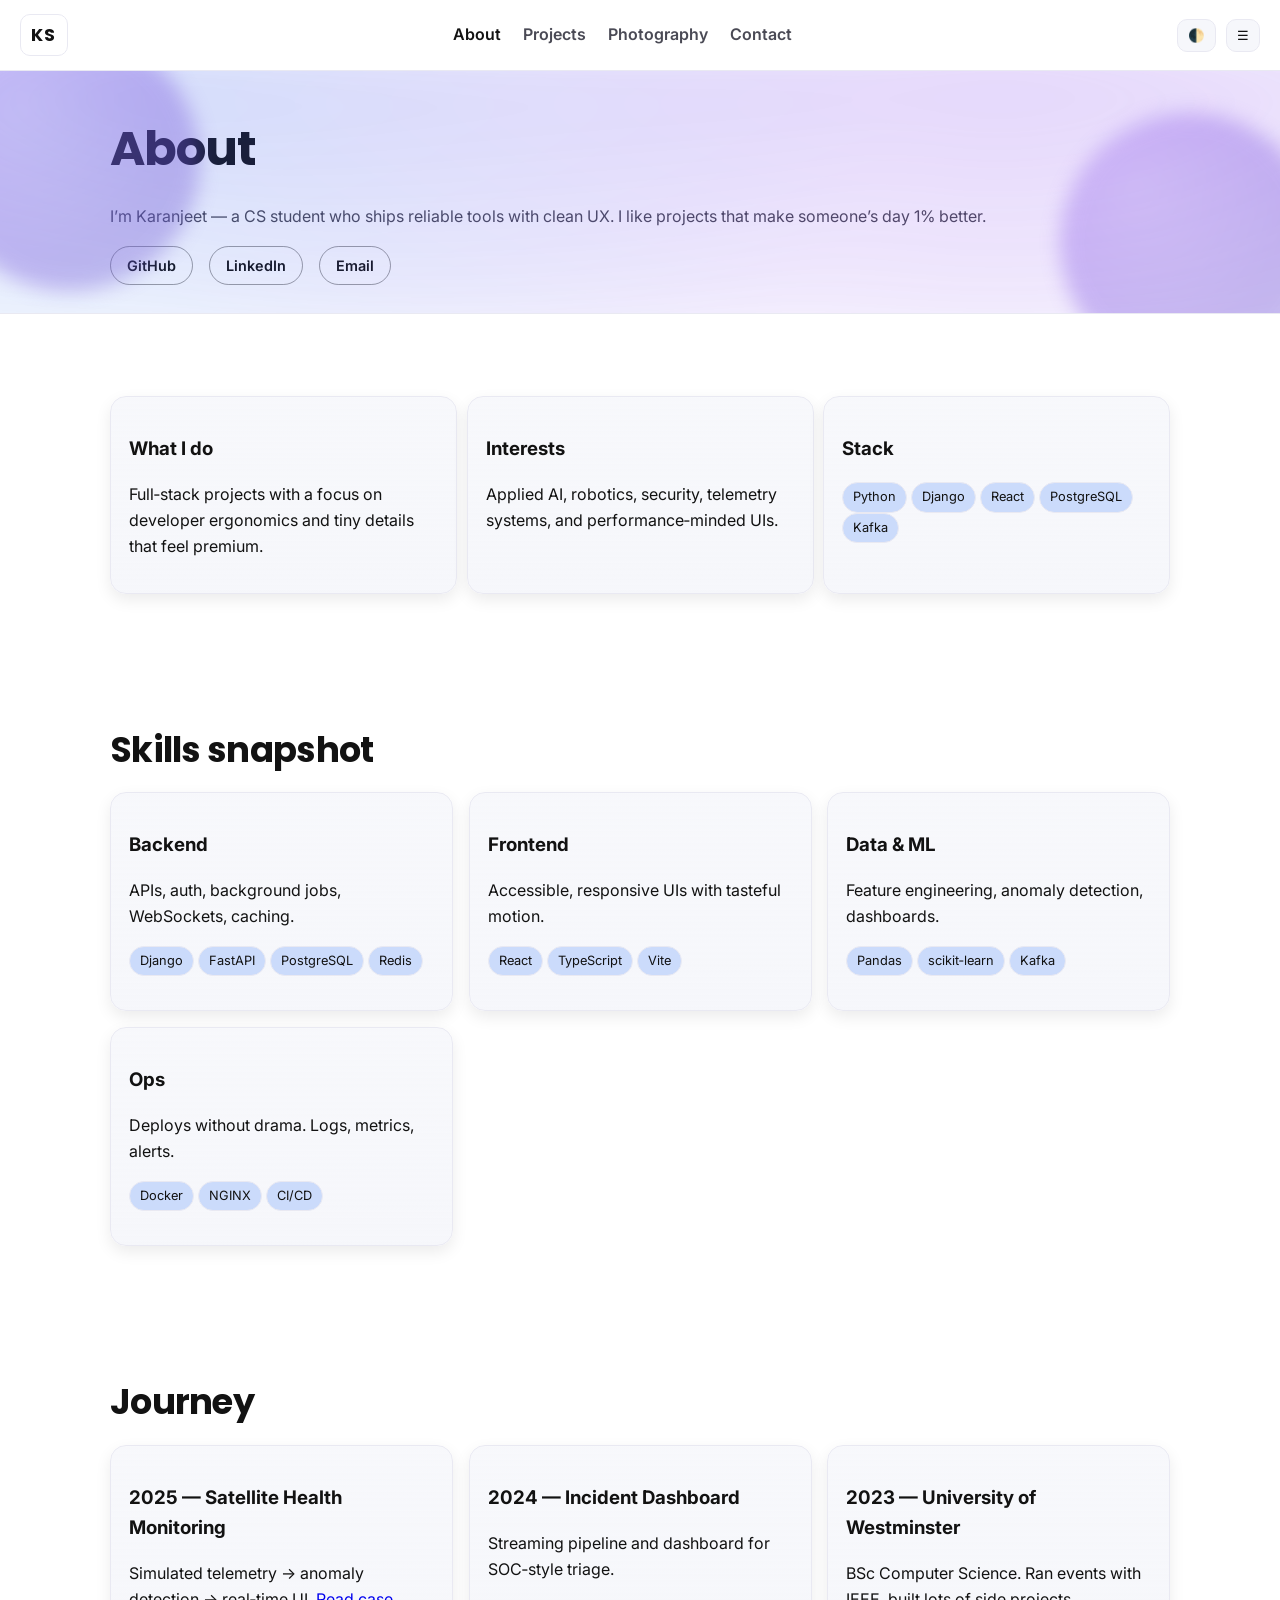
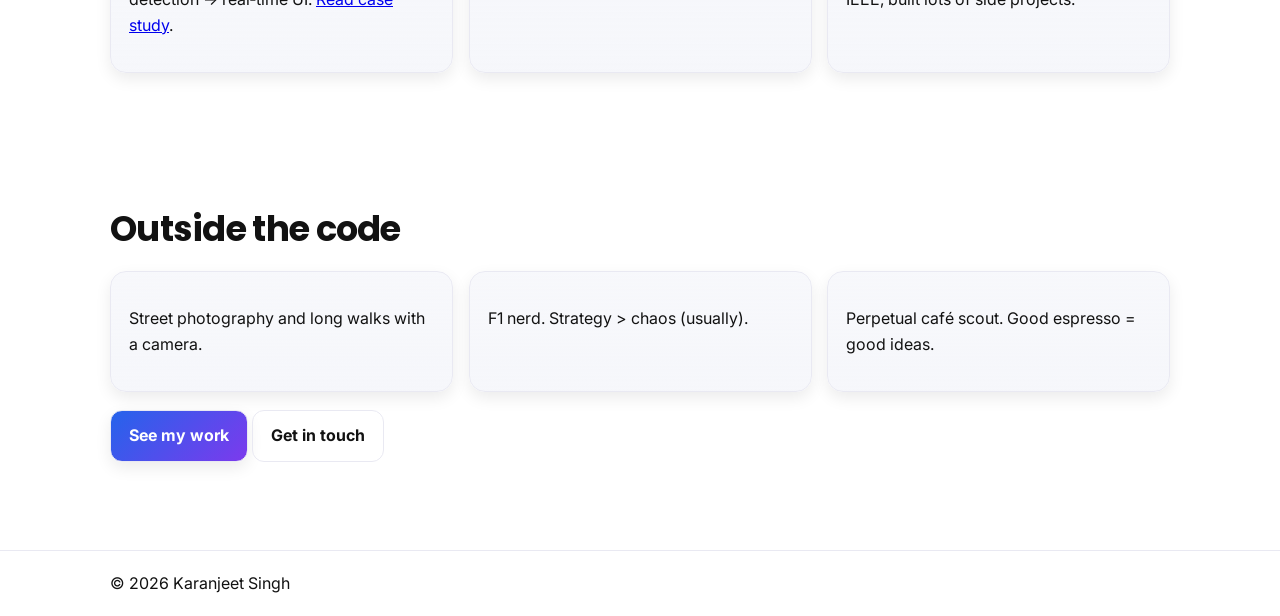
<file: karans-web/about.html>
<!DOCTYPE html>
<html lang="en" data-theme="dark">
<head>
  <meta charset="utf-8" />
  <meta name="viewport" content="width=device-width,initial-scale=1" />
  <title>About — Karanjeet Singh</title>
  <meta name="description" content="About Karanjeet Singh — Computer Science student & aspiring Software Engineer focusing on clean UX, practical tooling, and ML‑tinged projects." />


    <!-- Favicon -->
    <link rel="icon" href="/favicon.ico" sizes="any">
    <link rel="icon" type="image/png" href="images/og-cover.jpg">
    <link rel="apple-touch-icon" href="images/og-cover.jpg">
    <meta name="theme-color" content="#0b0b0e">
    <!-- SEO & Social Sharing -->
    <link rel="canonical" href="https://www.karanjeet-singh.co.uk/">
    <meta property="og:type" content="website">
    <meta property="og:title" content="Karan">
    <meta property="og:description" content="Welcome to my personal website! I'm Karanjeet Singh, a Computer Science student and aspiring Software Engineer. Explore my projects, photography, and get in touch.">
    <meta property="og:image" content="images/og-cover.jpg">
    <meta name="twitter:card" content="summary_large_image">
    <meta name="twitter:image" content="images/og-cover.jpg">

  <!-- JSON-LD: Person -->
  <script type="application/ld+json">
    {
        "@context":"https://schema.org",
        "@type":"Person",
        "name":"Karanjeet Singh",
        "url":"https://https://www.karanjeet-singh.co.uk/index.html/",
        "sameAs":[
            "https://github.com/Karan-Singh16",
            "https://www.linkedin.com/in/karanjeet-singh-kingh16/"
        ]
    }
  </script>

  <link rel="stylesheet" href="styles.css" />
  <link rel="preconnect" href="https://fonts.googleapis.com">
  <link rel="preconnect" href="https://fonts.gstatic.com" crossorigin>
  <link href="https://fonts.googleapis.com/css2?family=Poppins:wght@300;600;700&family=Inter:wght@400;600&display=swap" rel="stylesheet">
</head>
<body>
<a class="skip-link" href="#content">Skip to content</a>

<header class="site-header">
  <a href="index.html" class="logo">KS</a>
  <nav class="nav" id="nav">
    <a class="magnetic" href="about.html">About</a>
    <a class="magnetic" href="projects.html">Projects</a>
    <a class="magnetic" href="photos.html">Photography</a>
    <a class="magnetic" href="contact.html">Contact</a>
  </nav>
  <div class="header-actions">
    <button class="btn-ico" id="themeToggle" aria-label="Toggle theme">🌓</button>
    <button class="btn-ico" id="menuToggle" aria-label="Menu">☰</button>
  </div>
</header>

<main id="content">

  <!-- Hero -->
  <section class="hero">
    <div class="container reveal">
      <h1>About</h1>
      <p class="lede">I’m Karanjeet — a CS student who ships reliable tools with clean UX. I like projects that make someone’s day 1% better.</p>

      <div class="social-links">
        <a href="https://github.com/Karan-Singh16" target="_blank" rel="noopener">GitHub</a>
        <a href="https://www.linkedin.com/in/karanjeet-singh-kingh16/" target="_blank" rel="noopener">LinkedIn</a>
        <a href="mailto:karanjeet1612@outlook.com">Email</a>
      </div>
    </div>
    <div class="mesh parallax" aria-hidden="true"></div>
    <div class="orb orb-1 parallax" aria-hidden="true"></div>
    <div class="orb orb-2 parallax" aria-hidden="true"></div>
  </section>

  <!-- Quick highlights -->
  <section class="section">
    <div class="container">
      <ul class="highlights reveal">
        <li class="card">
          <h3>What I do</h3>
          <p>Full‑stack projects with a focus on developer ergonomics and tiny details that feel premium.</p>
        </li>
        <li class="card">
          <h3>Interests</h3>
          <p>Applied AI, robotics, security, telemetry systems, and performance‑minded UIs.</p>
        </li>
        <li class="card">
          <h3>Stack</h3>
          <p><span class="pill">Python</span> <span class="pill">Django</span> <span class="pill">React</span> <span class="pill">PostgreSQL</span> <span class="pill">Kafka</span></p>
        </li>
      </ul>
    </div>
  </section>

  <!-- Skills grid -->
  <section class="section">
    <div class="container">
      <h2 class="reveal">Skills snapshot</h2>
      <div class="grid cards reveal">
        <div class="card">
          <h3>Backend</h3>
          <p>APIs, auth, background jobs, WebSockets, caching.</p>
          <p><span class="pill">Django</span> <span class="pill">FastAPI</span> <span class="pill">PostgreSQL</span> <span class="pill">Redis</span></p>
        </div>
        <div class="card">
          <h3>Frontend</h3>
          <p>Accessible, responsive UIs with tasteful motion.</p>
          <p><span class="pill">React</span> <span class="pill">TypeScript</span> <span class="pill">Vite</span></p>
        </div>
        <div class="card">
          <h3>Data & ML</h3>
          <p>Feature engineering, anomaly detection, dashboards.</p>
          <p><span class="pill">Pandas</span> <span class="pill">scikit‑learn</span> <span class="pill">Kafka</span></p>
        </div>
        <div class="card">
          <h3>Ops</h3>
          <p>Deploys without drama. Logs, metrics, alerts.</p>
          <p><span class="pill">Docker</span> <span class="pill">NGINX</span> <span class="pill">CI/CD</span></p>
        </div>
      </div>
    </div>
  </section>

  <!-- Timeline -->
  <section class="section">
    <div class="container">
      <h2 class="reveal">Journey</h2>
      <div class="grid cards reveal">
        <div class="card">
          <h3>2025 — Satellite Health Monitoring</h3>
          <p>Simulated telemetry → anomaly detection → real‑time UI. <a href="case-study.html">Read case study</a>.</p>
        </div>
        <div class="card">
          <h3>2024 — Incident Dashboard</h3>
          <p>Streaming pipeline and dashboard for SOC‑style triage.</p>
        </div>
        <div class="card">
          <h3>2023 — University of Westminster</h3>
          <p>BSc Computer Science. Ran events with IEEE, built lots of side projects.</p>
        </div>
      </div>
    </div>
  </section>

  <!-- Fun facts -->
  <section class="section">
    <div class="container">
      <h2 class="reveal">Outside the code</h2>
      <div class="grid cards reveal">
        <div class="card"><p>Street photography and long walks with a camera.</p></div>
        <div class="card"><p>F1 nerd. Strategy > chaos (usually).</p></div>
        <div class="card"><p>Perpetual café scout. Good espresso = good ideas.</p></div>
      </div>
      <p class="reveal" style="margin-top:18px">
        <a class="btn primary pulse" href="projects.html">See my work</a>
        <a class="btn ghost" href="contact.html">Get in touch</a>
      </p>
    </div>
  </section>

</main>

<footer class="site-footer">
  <div class="footer-inner">
    <span>© <span id="year"></span> Karanjeet Singh</span>
    <a href="#top" class="btn back-to-top">↑ Top</a>
  </div>
</footer>

<script src="script.js"></script>
</body>
</html>
</file>
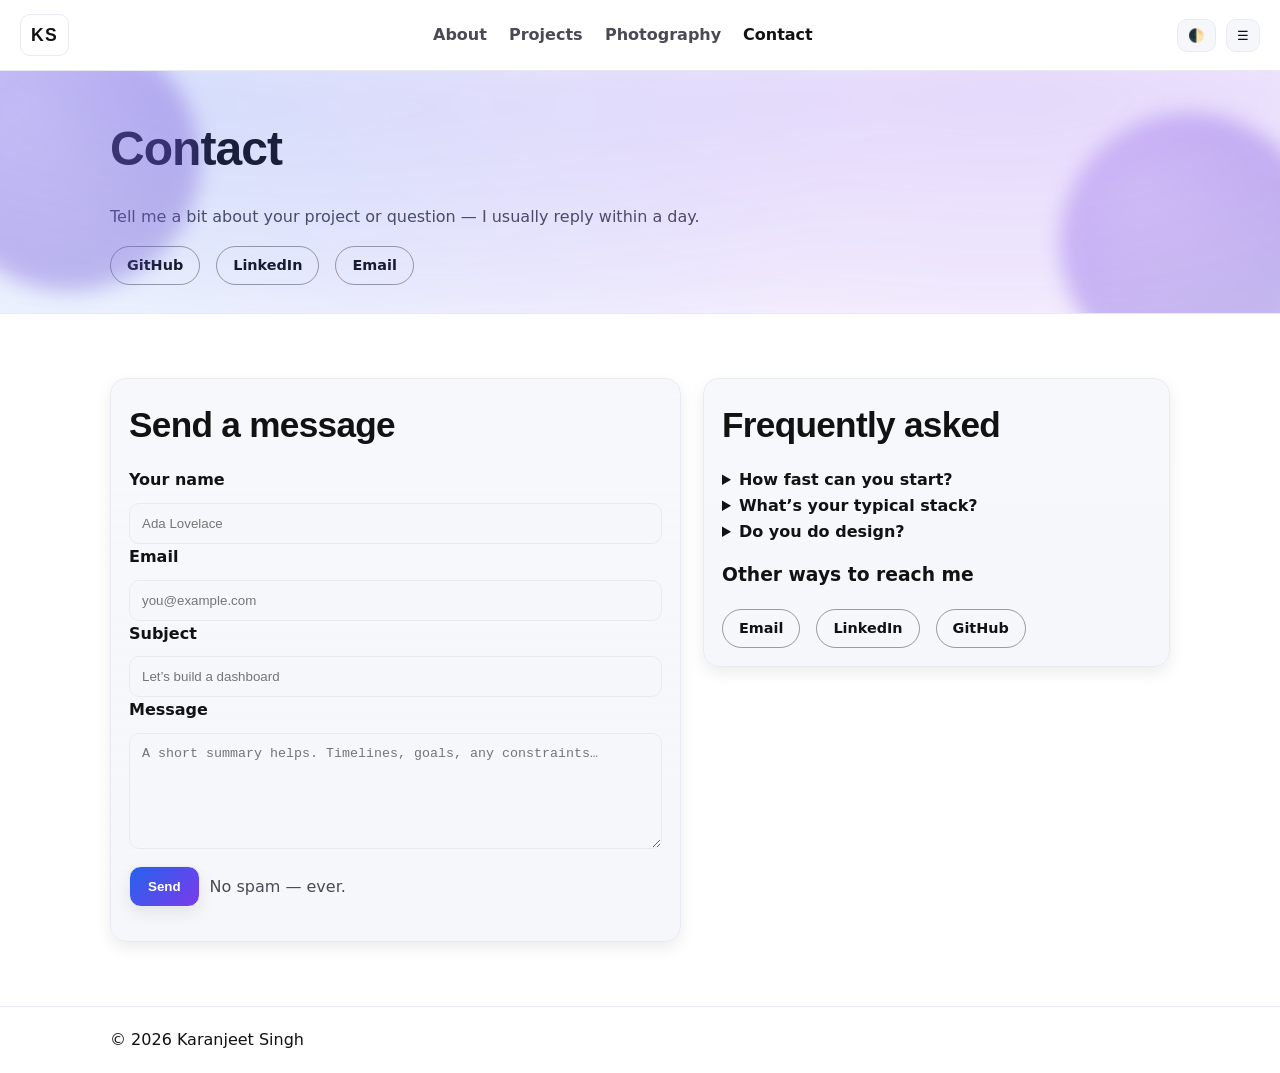
<file: karans-web/contact.html>
<!DOCTYPE html>
<html lang="en" data-theme="dark">
<head>
  <meta charset="utf-8" />
  <meta name="viewport" content="width=device-width,initial-scale=1" />
  <title>Contact — Karanjeet Singh</title>
  <meta name="description" content="Contact Karanjeet Singh. I reply quickly and don’t waste your time." />


    <!-- Favicon -->
    <link rel="icon" href="/favicon.ico" sizes="any">
    <link rel="icon" type="image/png" href="images/og-cover.jpg">
    <link rel="apple-touch-icon" href="images/og-cover.jpg">
    <meta name="theme-color" content="#0b0b0e">
    <!-- SEO & Social Sharing -->
    <link rel="canonical" href="https://www.karanjeet-singh.co.uk/">
    <meta property="og:type" content="website">
    <meta property="og:title" content="Karan">
    <meta property="og:description" content="Welcome to my personal website! I'm Karanjeet Singh, a Computer Science student and aspiring Software Engineer. Explore my projects, photography, and get in touch.">
    <meta property="og:image" content="images/og-cover.jpg">
    <meta name="twitter:card" content="summary_large_image">
    <meta name="twitter:image" content="images/og-cover.jpg">

  <link rel="stylesheet" href="styles.css" />
</head>
<body>
<a class="skip-link" href="#content">Skip to content</a>

<header class="site-header">
  <a href="index.html" class="logo">KS</a>
  <nav class="nav" id="nav">
    <a class="magnetic" href="about.html">About</a>
    <a class="magnetic" href="projects.html">Projects</a>
    <a class="magnetic" href="photos.html">Photography</a>
    <a class="magnetic" href="contact.html">Contact</a>
  </nav>
  <div class="header-actions">
    <button class="btn-ico" id="themeToggle" aria-label="Toggle theme">🌓</button>
    <button class="btn-ico" id="menuToggle" aria-label="Menu">☰</button>
  </div>
</header>

<main id="content">
  <!-- Hero -->
  <section class="hero">
    <div class="container reveal">
      <h1>Contact</h1>
      <p class="lede">Tell me a bit about your project or question — I usually reply within a day.</p>
      <div class="social-links">
        <a href="https://github.com/Karan-Singh16" target="_blank" rel="noopener">GitHub</a>
        <a href="https://www.linkedin.com/in/karanjeet-singh-kingh16/" target="_blank" rel="noopener">LinkedIn</a>
        <a href="mailto:karanjeet1612@gmail.com">Email</a>
      </div>
    </div>
    <div class="mesh parallax" aria-hidden="true"></div>
    <div class="orb orb-1 parallax" aria-hidden="true"></div>
    <div class="orb orb-2 parallax" aria-hidden="true"></div>
  </section>

  <!-- Contact form -->
  <section class="section">
    <div class="container contact-inner">
      <form class="card reveal" id="contactForm" method="POST" action="https://formspree.io/f/YOUR-FORM-ID">
        <!-- If using Netlify instead, comment the action above and uncomment the line below -->
        <!-- <form class="card reveal" id="contactForm" method="POST" data-netlify="true" netlify-honeypot="bot-field" name="contact"> -->
        <h2 style="margin-top:0">Send a message</h2>

        <!-- honeypot (for Formspree too) -->
        <input type="text" name="bot-field" id="bot-field" style="display:none" tabindex="-1" autocomplete="off" />

        <label for="name">Your name</label>
        <input id="name" name="name" autocomplete="name" required placeholder="Ada Lovelace" />

        <label for="email">Email</label>
        <input id="email" name="email" type="email" autocomplete="email" required placeholder="you@example.com" />

        <label for="subject">Subject</label>
        <input id="subject" name="subject" placeholder="Let’s build a dashboard" />

        <label for="message">Message</label>
        <textarea id="message" name="message" rows="6" required placeholder="A short summary helps. Timelines, goals, any constraints…"></textarea>

        <div style="display:flex;gap:10px;align-items:center;margin-top:10px">
          <button class="btn primary pulse" type="submit">Send</button>
          <span class="caption" id="formNote">No spam — ever.</span>
        </div>

        <!-- Form status -->
        <p id="formStatus" class="caption" role="status" aria-live="polite" style="margin-top:10px"></p>
      </form>

      <aside class="card reveal">
        <h2 style="margin-top:0">Frequently asked</h2>
        <details class="reveal">
          <summary><strong>How fast can you start?</strong></summary>
          <p>For small features: 1–3 days. For larger projects we’ll plan milestones together.</p>
        </details>
        <details class="reveal">
          <summary><strong>What’s your typical stack?</strong></summary>
          <p>Python/Django on the backend; React/TypeScript on the frontend; Postgres/Redis; plus CI.</p>
        </details>
        <details class="reveal">
          <summary><strong>Do you do design?</strong></summary>
          <p>I enjoy UX polish and tasteful motion; for visual branding I collaborate with designers.</p>
        </details>

        <h3 style="margin-top:16px">Other ways to reach me</h3>
        <div class="social-links">
          <a href="mailto:you@example.com">Email</a>
          <a href="https://www.linkedin.com/in/YOUR" target="_blank" rel="noopener">LinkedIn</a>
          <a href="https://github.com/YOUR" target="_blank" rel="noopener">GitHub</a>
        </div>
      </aside>
    </div>
  </section>

</main>

<footer class="site-footer">
  <div class="footer-inner">
    <span>© <span id="year"></span> Karanjeet Singh</span>
    <a href="#top" class="btn back-to-top">↑ Top</a>
  </div>
</footer>

<script src="script.js"></script>
<script>
  // Friendly form UX (works with Formspree or Netlify)
  const f = document.getElementById('contactForm');
  const statusEl = document.getElementById('formStatus');
  const noteEl = document.getElementById('formNote');
  if (f) {
    f.addEventListener('submit', async (e) => {
      // basic honeypot
      if (document.getElementById('bot-field')?.value) {
        e.preventDefault(); return;
      }
      if (f.hasAttribute('data-netlify')) return; // let Netlify handle
      e.preventDefault();
      statusEl.textContent = "Sending…";
      try {
        const data = new FormData(f);
        const res = await fetch(f.action, { method: 'POST', body: data, headers: { 'Accept': 'application/json' } });
        if (res.ok) {
          statusEl.textContent = "Thanks! I’ll reply shortly.";
          noteEl.textContent = "Delivered ✔";
          f.reset();
        } else {
          statusEl.textContent = "Hmm, something went wrong. Email me directly instead.";
        }
      } catch {
        statusEl.textContent = "Network error. Please try again in a bit.";
      }
    });
  }
</script>
</body>
</html>
</file>
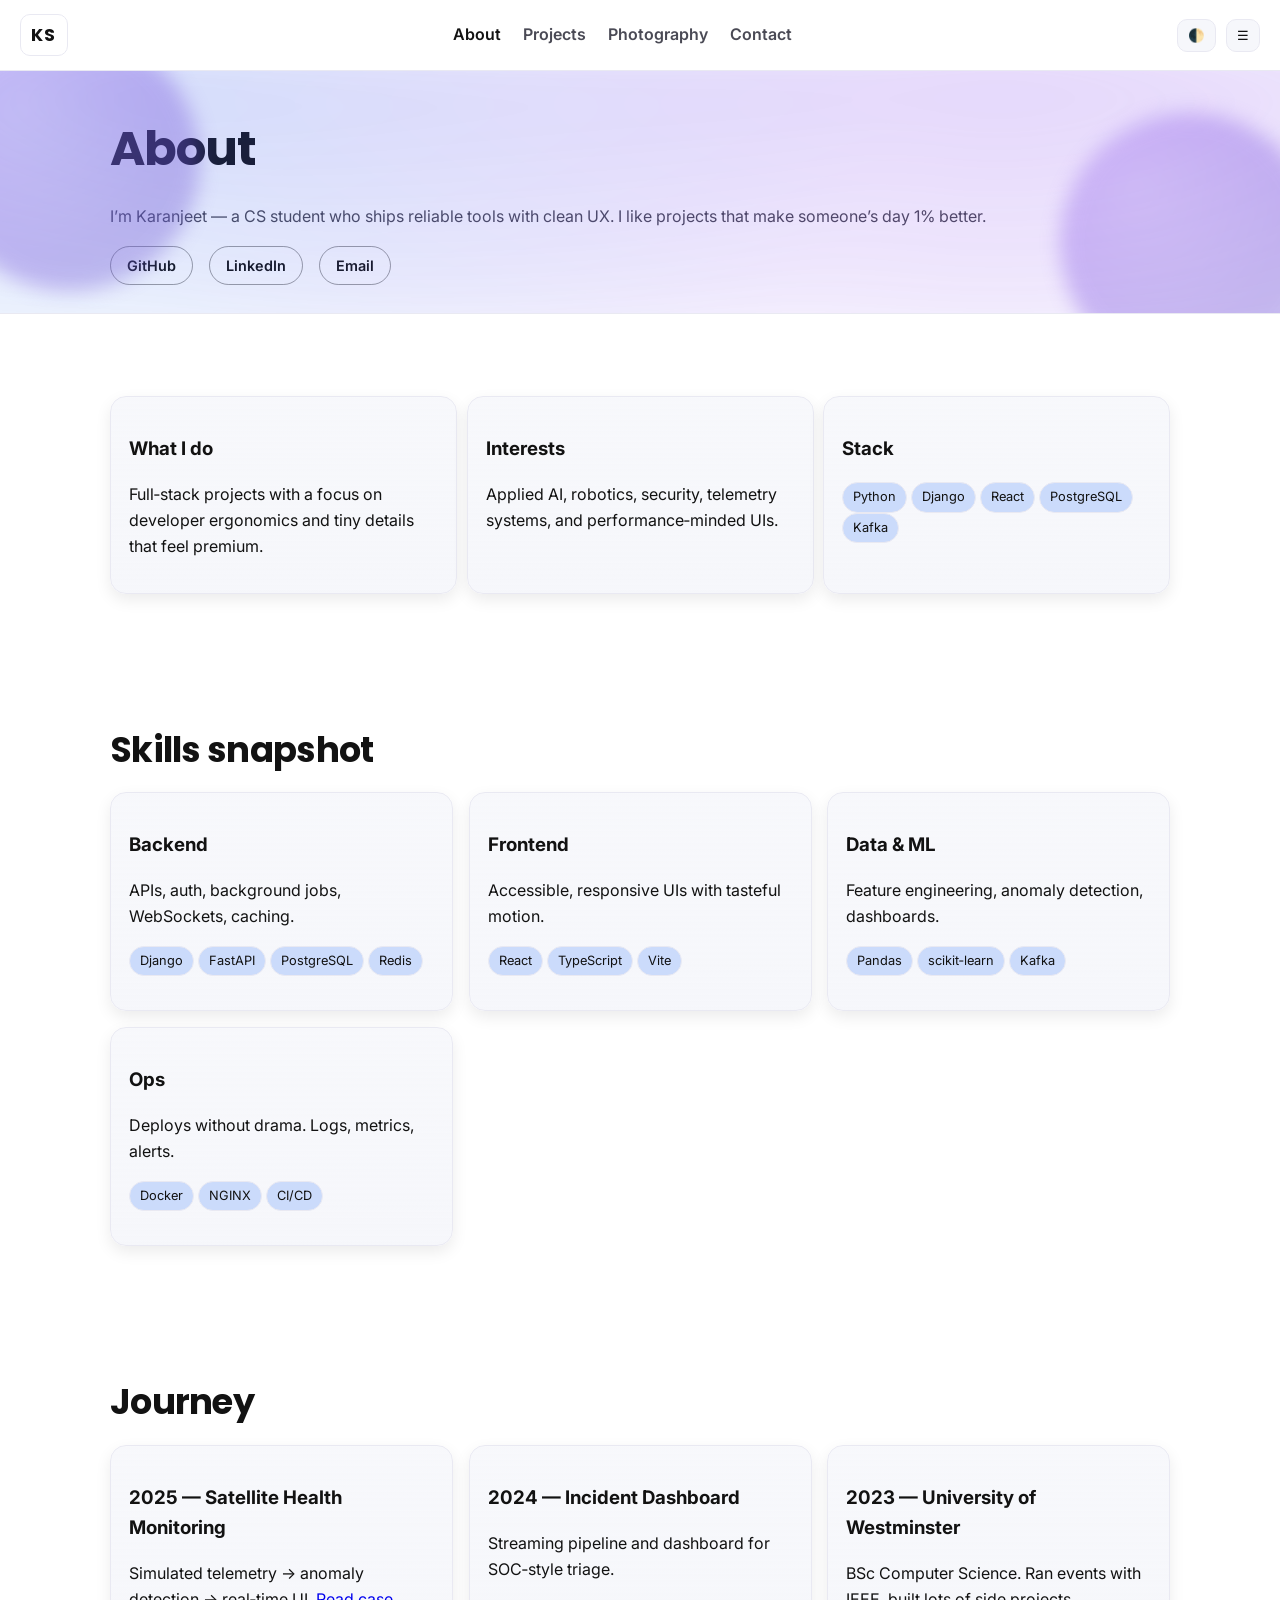
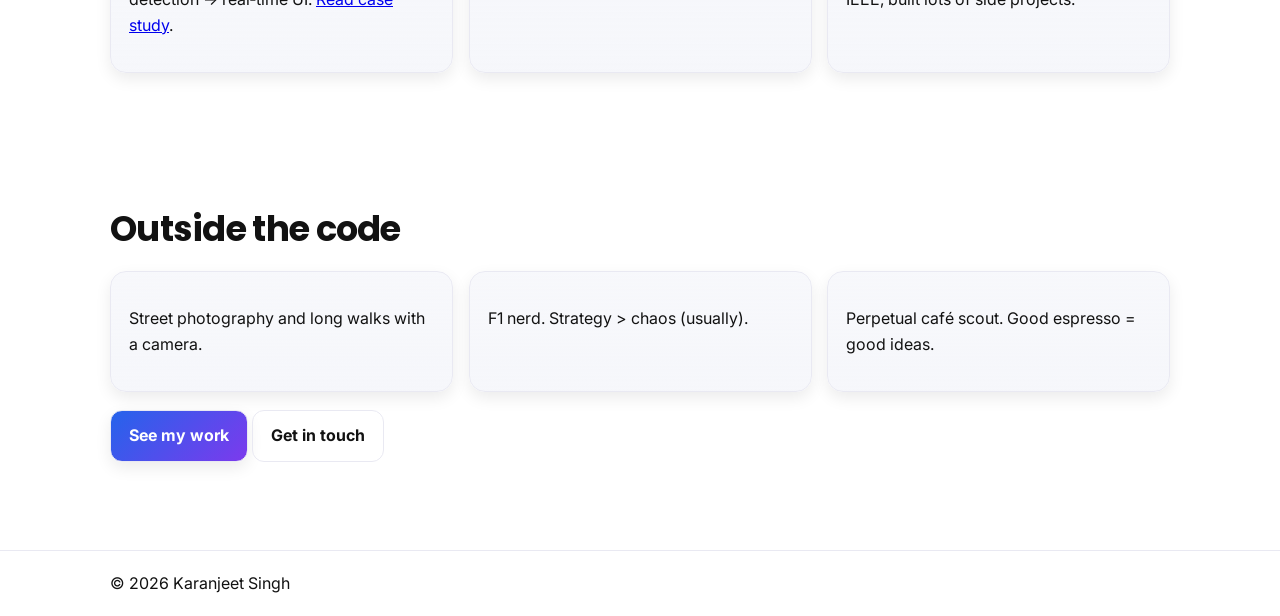
<file: karans-web/karans-web/about.html>
<!DOCTYPE html>
<html lang="en" data-theme="dark">
<head>
  <meta charset="utf-8" />
  <meta name="viewport" content="width=device-width,initial-scale=1" />
  <title>About — Karanjeet Singh</title>
  <meta name="description" content="About Karanjeet Singh — Computer Science student & aspiring Software Engineer focusing on clean UX, practical tooling, and ML‑tinged projects." />

  <!-- SEO & Social Sharing -->
  <link rel="canonical" href="https://YOUR-DOMAIN/about.html">
  <meta property="og:type" content="website">
  <meta property="og:title" content="About — Karanjeet Singh">
  <meta property="og:description" content="Who I am, what I’ve built, and how I work.">
  <meta property="og:image" content="https://YOUR-DOMAIN/assets/preview.jpg">
  <meta name="twitter:card" content="summary_large_image">

  <!-- JSON-LD: Person -->
  <script type="application/ld+json">
  {
    "@context":"https://schema.org",
    "@type":"Person",
    "name":"Karanjeet Singh",
    "url":"https://YOUR-DOMAIN/",
    "sameAs": ["https://github.com/YOUR","https://www.linkedin.com/in/YOUR"]
  }
  </script>

  <link rel="stylesheet" href="styles.css" />
  <link rel="preconnect" href="https://fonts.googleapis.com">
  <link rel="preconnect" href="https://fonts.gstatic.com" crossorigin>
  <link href="https://fonts.googleapis.com/css2?family=Poppins:wght@300;600;700&family=Inter:wght@400;600&display=swap" rel="stylesheet">
</head>
<body>
<a class="skip-link" href="#content">Skip to content</a>

<header class="site-header">
  <a href="index.html" class="logo">KS</a>
  <nav class="nav" id="nav">
    <a class="magnetic" href="about.html">About</a>
    <a class="magnetic" href="projects.html">Projects</a>
    <a class="magnetic" href="photos.html">Photography</a>
    <a class="magnetic" href="contact.html">Contact</a>
  </nav>
  <div class="header-actions">
    <button class="btn-ico" id="themeToggle" aria-label="Toggle theme">🌓</button>
    <button class="btn-ico" id="menuToggle" aria-label="Menu">☰</button>
  </div>
</header>

<main id="content">

  <!-- Hero -->
  <section class="hero">
    <div class="container reveal">
      <h1>About</h1>
      <p class="lede">I’m Karanjeet — a CS student who ships reliable tools with clean UX. I like projects that make someone’s day 1% better.</p>

      <div class="social-links">
        <a href="https://github.com/YOUR" target="_blank" rel="noopener">GitHub</a>
        <a href="https://www.linkedin.com/in/YOUR" target="_blank" rel="noopener">LinkedIn</a>
        <a href="mailto:you@example.com">Email</a>
      </div>
    </div>
    <div class="mesh parallax" aria-hidden="true"></div>
    <div class="orb orb-1 parallax" aria-hidden="true"></div>
    <div class="orb orb-2 parallax" aria-hidden="true"></div>
  </section>

  <!-- Quick highlights -->
  <section class="section">
    <div class="container">
      <ul class="highlights reveal">
        <li class="card">
          <h3>What I do</h3>
          <p>Full‑stack projects with a focus on developer ergonomics and tiny details that feel premium.</p>
        </li>
        <li class="card">
          <h3>Interests</h3>
          <p>Applied AI, robotics, security, telemetry systems, and performance‑minded UIs.</p>
        </li>
        <li class="card">
          <h3>Stack</h3>
          <p><span class="pill">Python</span> <span class="pill">Django</span> <span class="pill">React</span> <span class="pill">PostgreSQL</span> <span class="pill">Kafka</span></p>
        </li>
      </ul>
    </div>
  </section>

  <!-- Skills grid -->
  <section class="section">
    <div class="container">
      <h2 class="reveal">Skills snapshot</h2>
      <div class="grid cards reveal">
        <div class="card">
          <h3>Backend</h3>
          <p>APIs, auth, background jobs, WebSockets, caching.</p>
          <p><span class="pill">Django</span> <span class="pill">FastAPI</span> <span class="pill">PostgreSQL</span> <span class="pill">Redis</span></p>
        </div>
        <div class="card">
          <h3>Frontend</h3>
          <p>Accessible, responsive UIs with tasteful motion.</p>
          <p><span class="pill">React</span> <span class="pill">TypeScript</span> <span class="pill">Vite</span></p>
        </div>
        <div class="card">
          <h3>Data & ML</h3>
          <p>Feature engineering, anomaly detection, dashboards.</p>
          <p><span class="pill">Pandas</span> <span class="pill">scikit‑learn</span> <span class="pill">Kafka</span></p>
        </div>
        <div class="card">
          <h3>Ops</h3>
          <p>Deploys without drama. Logs, metrics, alerts.</p>
          <p><span class="pill">Docker</span> <span class="pill">NGINX</span> <span class="pill">CI/CD</span></p>
        </div>
      </div>
    </div>
  </section>

  <!-- Timeline -->
  <section class="section">
    <div class="container">
      <h2 class="reveal">Journey</h2>
      <div class="grid cards reveal">
        <div class="card">
          <h3>2025 — Satellite Health Monitoring</h3>
          <p>Simulated telemetry → anomaly detection → real‑time UI. <a href="case-study.html">Read case study</a>.</p>
        </div>
        <div class="card">
          <h3>2024 — Incident Dashboard</h3>
          <p>Streaming pipeline and dashboard for SOC‑style triage.</p>
        </div>
        <div class="card">
          <h3>2023 — University of Westminster</h3>
          <p>BSc Computer Science. Ran events with IEEE, built lots of side projects.</p>
        </div>
      </div>
    </div>
  </section>

  <!-- Fun facts -->
  <section class="section">
    <div class="container">
      <h2 class="reveal">Outside the code</h2>
      <div class="grid cards reveal">
        <div class="card"><p>Street photography and long walks with a camera.</p></div>
        <div class="card"><p>F1 nerd. Strategy > chaos (usually).</p></div>
        <div class="card"><p>Perpetual café scout. Good espresso = good ideas.</p></div>
      </div>
      <p class="reveal" style="margin-top:18px">
        <a class="btn primary pulse" href="projects.html">See my work</a>
        <a class="btn ghost" href="contact.html">Get in touch</a>
      </p>
    </div>
  </section>

</main>

<footer class="site-footer">
  <div class="footer-inner">
    <span>© <span id="year"></span> Karanjeet Singh</span>
    <a href="#top" class="btn back-to-top">↑ Top</a>
  </div>
</footer>

<script src="script.js"></script>
</body>
</html>
</file>
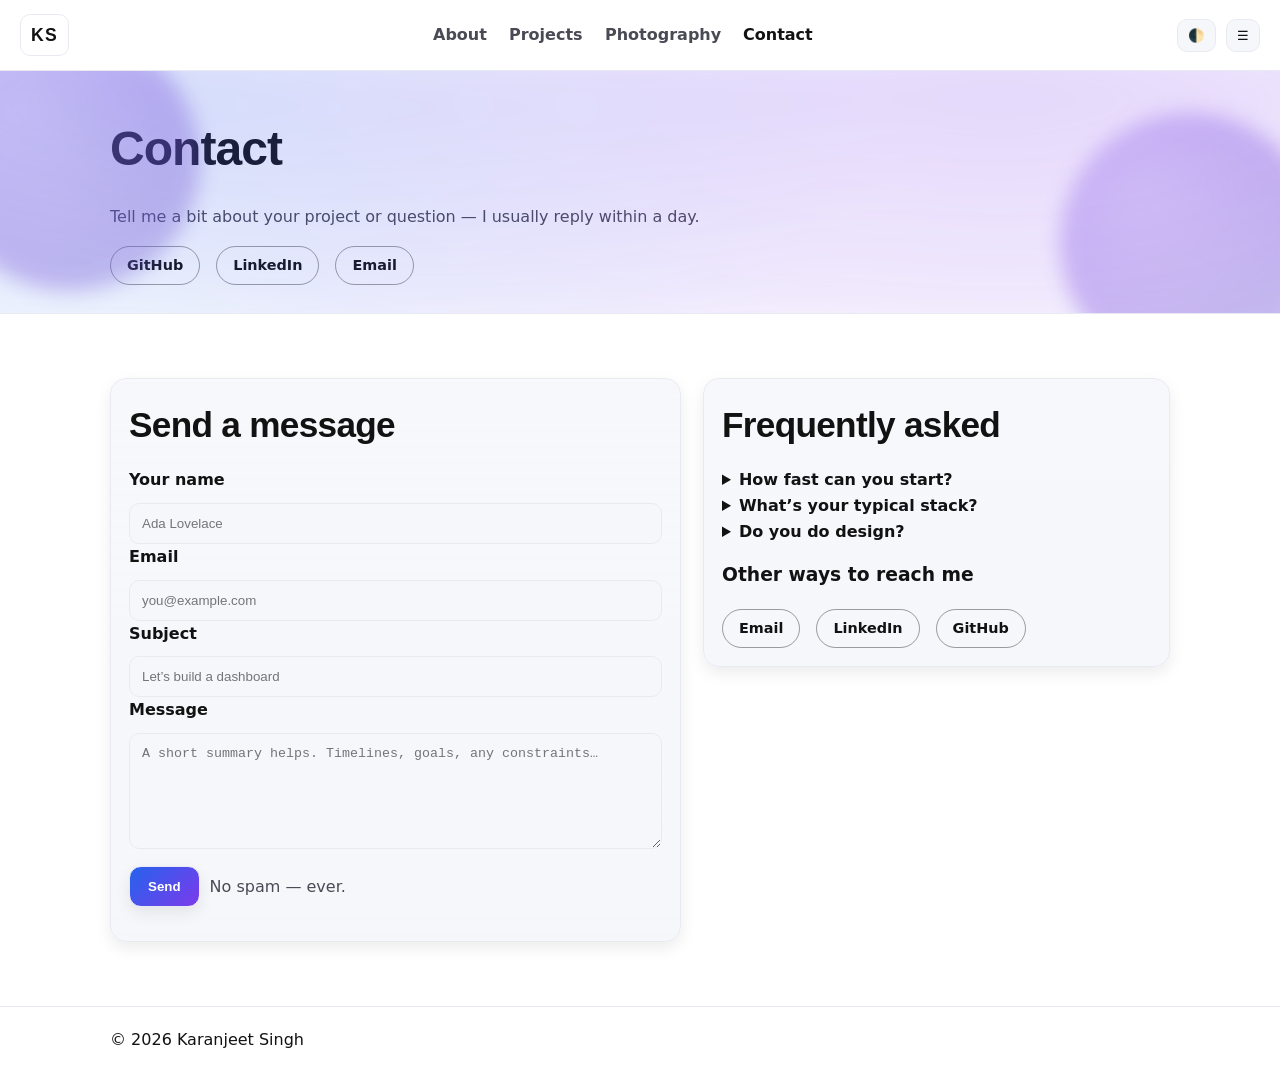
<file: karans-web/karans-web/contact.html>
<!DOCTYPE html>
<html lang="en" data-theme="dark">
<head>
  <meta charset="utf-8" />
  <meta name="viewport" content="width=device-width,initial-scale=1" />
  <title>Contact — Karanjeet Singh</title>
  <meta name="description" content="Contact Karanjeet Singh. I reply quickly and don’t waste your time." />

  <!-- SEO & Social Sharing -->
  <link rel="canonical" href="https://YOUR-DOMAIN/contact.html">
  <meta property="og:type" content="website">
  <meta property="og:title" content="Contact — Karanjeet Singh">
  <meta property="og:description" content="Say hello — let’s build something useful.">
  <meta property="og:image" content="https://YOUR-DOMAIN/assets/preview.jpg">
  <meta name="twitter:card" content="summary_large_image">

  <link rel="stylesheet" href="styles.css" />
</head>
<body>
<a class="skip-link" href="#content">Skip to content</a>

<header class="site-header">
  <a href="index.html" class="logo">KS</a>
  <nav class="nav" id="nav">
    <a class="magnetic" href="about.html">About</a>
    <a class="magnetic" href="projects.html">Projects</a>
    <a class="magnetic" href="photos.html">Photography</a>
    <a class="magnetic" href="contact.html">Contact</a>
  </nav>
  <div class="header-actions">
    <button class="btn-ico" id="themeToggle" aria-label="Toggle theme">🌓</button>
    <button class="btn-ico" id="menuToggle" aria-label="Menu">☰</button>
  </div>
</header>

<main id="content">
  <!-- Hero -->
  <section class="hero">
    <div class="container reveal">
      <h1>Contact</h1>
      <p class="lede">Tell me a bit about your project or question — I usually reply within a day.</p>
      <div class="social-links">
        <a href="https://github.com/YOUR" target="_blank" rel="noopener">GitHub</a>
        <a href="https://www.linkedin.com/in/YOUR" target="_blank" rel="noopener">LinkedIn</a>
        <a href="mailto:you@example.com">Email</a>
      </div>
    </div>
    <div class="mesh parallax" aria-hidden="true"></div>
    <div class="orb orb-1 parallax" aria-hidden="true"></div>
    <div class="orb orb-2 parallax" aria-hidden="true"></div>
  </section>

  <!-- Contact form -->
  <section class="section">
    <div class="container contact-inner">
      <form class="card reveal" id="contactForm" method="POST" action="https://formspree.io/f/YOUR-FORM-ID">
        <!-- If using Netlify instead, comment the action above and uncomment the line below -->
        <!-- <form class="card reveal" id="contactForm" method="POST" data-netlify="true" netlify-honeypot="bot-field" name="contact"> -->
        <h2 style="margin-top:0">Send a message</h2>

        <!-- honeypot (for Formspree too) -->
        <input type="text" name="bot-field" id="bot-field" style="display:none" tabindex="-1" autocomplete="off" />

        <label for="name">Your name</label>
        <input id="name" name="name" autocomplete="name" required placeholder="Ada Lovelace" />

        <label for="email">Email</label>
        <input id="email" name="email" type="email" autocomplete="email" required placeholder="you@example.com" />

        <label for="subject">Subject</label>
        <input id="subject" name="subject" placeholder="Let’s build a dashboard" />

        <label for="message">Message</label>
        <textarea id="message" name="message" rows="6" required placeholder="A short summary helps. Timelines, goals, any constraints…"></textarea>

        <div style="display:flex;gap:10px;align-items:center;margin-top:10px">
          <button class="btn primary pulse" type="submit">Send</button>
          <span class="caption" id="formNote">No spam — ever.</span>
        </div>

        <!-- Form status -->
        <p id="formStatus" class="caption" role="status" aria-live="polite" style="margin-top:10px"></p>
      </form>

      <aside class="card reveal">
        <h2 style="margin-top:0">Frequently asked</h2>
        <details class="reveal">
          <summary><strong>How fast can you start?</strong></summary>
          <p>For small features: 1–3 days. For larger projects we’ll plan milestones together.</p>
        </details>
        <details class="reveal">
          <summary><strong>What’s your typical stack?</strong></summary>
          <p>Python/Django on the backend; React/TypeScript on the frontend; Postgres/Redis; plus CI.</p>
        </details>
        <details class="reveal">
          <summary><strong>Do you do design?</strong></summary>
          <p>I enjoy UX polish and tasteful motion; for visual branding I collaborate with designers.</p>
        </details>

        <h3 style="margin-top:16px">Other ways to reach me</h3>
        <div class="social-links">
          <a href="mailto:you@example.com">Email</a>
          <a href="https://www.linkedin.com/in/YOUR" target="_blank" rel="noopener">LinkedIn</a>
          <a href="https://github.com/YOUR" target="_blank" rel="noopener">GitHub</a>
        </div>
      </aside>
    </div>
  </section>

</main>

<footer class="site-footer">
  <div class="footer-inner">
    <span>© <span id="year"></span> Karanjeet Singh</span>
    <a href="#top" class="btn back-to-top">↑ Top</a>
  </div>
</footer>

<script src="script.js"></script>
<script>
  // Friendly form UX (works with Formspree or Netlify)
  const f = document.getElementById('contactForm');
  const statusEl = document.getElementById('formStatus');
  const noteEl = document.getElementById('formNote');
  if (f) {
    f.addEventListener('submit', async (e) => {
      // basic honeypot
      if (document.getElementById('bot-field')?.value) {
        e.preventDefault(); return;
      }
      if (f.hasAttribute('data-netlify')) return; // let Netlify handle
      e.preventDefault();
      statusEl.textContent = "Sending…";
      try {
        const data = new FormData(f);
        const res = await fetch(f.action, { method: 'POST', body: data, headers: { 'Accept': 'application/json' } });
        if (res.ok) {
          statusEl.textContent = "Thanks! I’ll reply shortly.";
          noteEl.textContent = "Delivered ✔";
          f.reset();
        } else {
          statusEl.textContent = "Hmm, something went wrong. Email me directly instead.";
        }
      } catch {
        statusEl.textContent = "Network error. Please try again in a bit.";
      }
    });
  }
</script>
</body>
</html>
</file>
<file: karans-web/styles.css>
/* ============ Design tokens ============ */
:root{
  --bg:#0b0b10; --text:#e6e6ef; --muted:#a7a7b4; --card:#121219; --border:#1f1f2b;
  --accent1:#6a5acd; --accent2:#7c3aed; --accent3:#2563eb;
  --shadow-sm:0 6px 16px rgba(0,0,0,.25); --shadow:0 10px 30px rgba(0,0,0,.35);
  --radius:12px; --radius-lg:16px;
  --space-1:6px; --space-2:10px; --space-3:14px; --space-4:20px; --space-5:28px; --space-6:40px; --space-7:64px;
  --elev: translateY(-2px);
  --anim-fast:.18s cubic-bezier(.2,.8,.2,1);
  --anim-med:.35s cubic-bezier(.2,.8,.2,1);
  --anim-slow:.8s cubic-bezier(.2,.8,.2,1);
}
:root[data-theme='light']{
  --bg:#fff; --text:#121212; --muted:#4a4a55; --card:#f6f7fb; --border:#e9e9f2;
  --shadow-sm:0 6px 16px rgba(0,0,0,.08); --shadow:0 10px 25px rgba(0,0,0,.10);
}

*{box-sizing:border-box}
html,body{height:100%}
body{
  margin:0; background:var(--bg); color:var(--text);
  font-family:Inter,system-ui,-apple-system,Segoe UI,Roboto,sans-serif;
  line-height:1.6; text-rendering:optimizeLegibility; -webkit-font-smoothing:antialiased;
  scroll-behavior:smooth;
  transition: background-color .35s linear, color .35s linear; /* theme crossfade */
}

/* ===== Accessibility ===== */
.skip-link{position:absolute;left:-9999px;top:auto;width:1px;height:1px;overflow:hidden}
.skip-link:focus{
  position:fixed;left:var(--space-4);top:var(--space-4);z-index:1000;
  background:var(--card);color:var(--text);padding:var(--space-2) var(--space-3);
  border:1px solid var(--border);border-radius:var(--radius);
}
:focus-visible{outline:3px solid color-mix(in oklab,var(--accent2) 45%,transparent);outline-offset:2px;border-radius:8px}

/* ===== Header / Nav ===== */
.site-header{
  position:sticky;top:0;z-index:50;display:flex;justify-content:space-between;align-items:center;
  padding:var(--space-3) var(--space-4);border-bottom:1px solid var(--border);
  backdrop-filter:blur(8px);background:color-mix(in oklab,var(--bg) 85%, transparent);
  transition: background-color var(--anim-med), border-color var(--anim-med);
}
.logo{
  font-family:Poppins,Inter,sans-serif;font-weight:700;letter-spacing:.08em;text-decoration:none;color:var(--text);
  font-size:1.1rem;border:1px solid var(--border);padding:6px 10px;border-radius:10px;will-change:transform;
  transition: transform var(--anim-fast);
}
.logo:hover{transform: translateY(-1px)}
.nav{display:flex;gap:22px}
.nav a{color:var(--muted);text-decoration:none;font-weight:600;transition: color var(--anim-fast)}
.nav a.is-active,.nav a:hover{color:var(--text)}
/* make magnetic nav links visibly movable */
.nav a.magnetic{display:inline-block;will-change:transform;transition:transform .12s ease}

.header-actions{display:flex;gap:10px;align-items:center}
.btn-ico{
  background:var(--card);color:var(--text);border:1px solid var(--border);
  padding:8px 10px;border-radius:10px;cursor:pointer;position:relative;overflow:hidden;
  transition: transform var(--anim-fast), background-color var(--anim-fast), border-color var(--anim-fast);
}
.btn-ico:active{transform:scale(.97)}

/* ===== Layout ===== */
.container{max-width:1100px;margin:0 auto;padding-inline:20px}
.section{padding:var(--space-7) 0}
h1,h2{font-family:Poppins,Inter,sans-serif;font-weight:700;letter-spacing:-.02em}
h1{font-size:clamp(2rem,6vw,3rem);margin:0 0 var(--space-2)}
h2{font-size:clamp(1.6rem,4.5vw,2.2rem);margin:0 0 var(--space-3)}
.subhead,.lede,.caption,.about p,.content p{color:var(--muted)}

/* ===== Hero + flourishes ===== */
.hero{
  position:relative;overflow:hidden;padding:var(--space-6) 0 var(--space-5);
  border-bottom:1px solid var(--border);
}
.mesh{
  position:absolute;inset:-20%;
  background:
    radial-gradient(1000px 600px at 70% -10%, color-mix(in oklab,var(--accent2) 40%, transparent), transparent),
    radial-gradient(800px 500px at 20% 10%, color-mix(in oklab,var(--accent3) 35%, transparent), transparent);
  filter:blur(40px);opacity:.6;pointer-events:none;
  animation: meshFloat 28s ease-in-out infinite alternate;
}
@keyframes meshFloat{
  0%{transform:translate3d(-1%,0,0) scale(1)}
  100%{transform:translate3d(1%,1%,0) scale(1.02)}
}
.orb{position:absolute;width:260px;height:260px;border-radius:50%;
  background:radial-gradient(circle at 30% 30%,#ffffff40,transparent 60%),linear-gradient(135deg,var(--accent2),var(--accent1));
  filter:blur(10px);opacity:.35;pointer-events:none;
}
.orb-1{top:-40px;left:-60px;animation:orbDrift 36s ease-in-out infinite alternate}
.orb-2{bottom:-60px;right:-40px;animation:orbDrift 42s ease-in-out infinite alternate-reverse}
@keyframes orbDrift{
  0%{transform:translate3d(0,0,0) scale(1)}
  50%{transform:translate3d(10px,6px,0) scale(1.03)}
  100%{transform:translate3d(-6px,10px,0) scale(1.02)}
}

/* ===== Buttons / Ripple ===== */
.btn{
  display:inline-block;padding:12px 18px;border-radius:var(--radius);text-decoration:none;font-weight:700;border:1px solid var(--border);
  position:relative;overflow:hidden;transition: transform var(--anim-fast), box-shadow var(--anim-fast), background-color var(--anim-fast), color var(--anim-fast);
}
.btn.primary{background:linear-gradient(135deg,var(--accent3),var(--accent2));color:#fff;box-shadow:var(--shadow-sm)}
.btn.ghost{background:transparent;color:var(--text)}
.btn:hover{transform:var(--elev);box-shadow:var(--shadow)}
.btn .ripple{
  position:absolute;border-radius:999px;transform:translate(-50%,-50%);pointer-events:none;
  background:color-mix(in oklab, #fff 35%, transparent);opacity:.45;animation:ripple .6s ease-out forwards;
}
@keyframes ripple{from{width:0;height:0;opacity:.45}to{width:300px;height:300px;opacity:0}}

/* ===== Social link chips (transparent glow) ===== */
.social-links{display:flex;gap:1rem;margin-top:1rem;flex-wrap:wrap}
.social-links a{
  display:inline-block;padding:.45rem 1rem;border:1.5px solid color-mix(in oklab,var(--text) 40%,transparent);
  border-radius:999px;font-size:.9rem;font-weight:600;text-decoration:none;color:var(--text);
  transition:transform .2s ease, border-color .2s ease, color .2s ease, box-shadow .2s ease;
}
.social-links a:hover{
  border-color: color-mix(in oklab,var(--accent3) 75%,transparent);
  color: color-mix(in oklab,var(--accent3) 85%,var(--text));
  box-shadow:0 0 10px color-mix(in oklab,var(--accent3) 40%,transparent);
  transform: translateY(-2px);
}

/* ===== Chips / Pills ===== */
.chip{padding:8px 12px;border-radius:999px;border:1px solid var(--border);background:var(--card);color:var(--text);cursor:pointer;font-weight:600;transition: transform var(--anim-fast), background-color var(--anim-fast)}
.chip:hover{transform:translateY(-1px)}
.chip.active{outline:2px solid color-mix(in oklab,var(--accent2) 35%, transparent)}
.pill{display:inline-block;padding:4px 10px;font-size:.8rem;border-radius:999px;background:color-mix(in oklab,var(--accent3) 20%,var(--card));border:1px solid var(--border);color:var(--text)}

/* ===== Cards / Tilt / Image zoom ===== */
.grid.cards{display:grid;grid-template-columns:repeat(auto-fit,minmax(260px,1fr));gap:16px}
.card{
  display:block;padding:18px;border-radius:var(--radius-lg);text-decoration:none;color:var(--text);
  background:linear-gradient(180deg,color-mix(in oklab,var(--card) 86%,transparent),color-mix(in oklab,var(--card) 100%,transparent));
  border:1px solid var(--border);box-shadow:var(--shadow-sm);outline:2px solid transparent;
  transition: transform var(--anim-med), outline-color var(--anim-med), box-shadow var(--anim-med);
  transform-style: preserve-3d; will-change: transform;
}
.card:hover{outline-color:color-mix(in oklab,var(--accent2) 35%,transparent);box-shadow:var(--shadow)}
.project-card .thumb img, .masonry img{transition: transform var(--anim-slow)}
.project-card:hover .thumb img, .masonry img:hover{transform:scale(1.04)}

/* ===== Forms ===== */
label{display:block;margin:0 0 var(--space-2);font-weight:600}
input,textarea,select{
  width:100%;padding:12px;border-radius:10px;border:1px solid var(--border);background:var(--card);color:var(--text);
  transition: border-color var(--anim-fast), background-color var(--anim-fast);
}
input:focus,textarea:focus,select:focus{border-color:color-mix(in oklab,var(--accent3) 40%,transparent)}

/* ===== Page helpers ===== */
.highlights{display:grid;grid-template-columns:repeat(auto-fit,minmax(220px,1fr));gap:10px;padding:0;margin:18px 0 0;list-style:none}
.masonry{column-count:2;column-gap:12px}
.masonry img{width:100%;margin-bottom:12px;border-radius:14px;border:1px solid var(--border);display:block}
.contact-inner{display:grid;grid-template-columns:1.1fr .9fr;gap:22px;align-items:start}
.projects-grid{display:grid;grid-template-columns:repeat(auto-fit,minmax(280px,1fr));gap:18px}
.project-card{display:grid;grid-template-rows:180px auto auto;overflow:hidden}
.project-card .thumb{background:#0f0f17;border-bottom:1px solid var(--border)}
.project-card .thumb img{width:100%;height:100%;object-fit:cover;display:block}
.project-card .content{padding:16px 16px 6px}
.project-card .content h2{margin:6px 0 6px;font-size:1.15rem}
.project-card .card-footer{display:flex;gap:10px;justify-content:space-between;align-items:center;padding:12px 16px 16px}

/* ===== Code blocks (case study) ===== */
pre{background:var(--card);border:1px solid var(--border);padding:var(--space-3);border-radius:var(--radius);overflow:auto}
code{font-family:ui-monospace,SFMono-Regular,Menlo,Consolas,monospace;font-size:.92em}

/* ===== Footer / Back-to-top ===== */
.site-footer{border-top:1px solid var(--border);padding:var(--space-4) 0}
.footer-inner{max-width:1100px;margin:0 auto;padding-inline:20px;display:flex;align-items:center;justify-content:space-between}
.back-to-top{position:fixed;right:18px;bottom:18px;display:none}
.back-to-top.show{display:inline-block;animation:bttPulse 2.4s ease-in-out infinite}
@keyframes bttPulse{0%,100%{transform:translateY(0)}50%{transform:translateY(-2px)}}

/* ===== Progress bar (top) & transitions ===== */
.progress-bar{
  position:fixed;inset:0 0 auto 0;height:3px;background:linear-gradient(90deg,var(--accent3),var(--accent2));transform-origin:0 50%;
  transform:scaleX(0);z-index:60;box-shadow:0 1px 0 rgba(0,0,0,.1);
}
.page-transition{position:fixed;inset:0;background:var(--bg);z-index:9999;opacity:0;pointer-events:none;transition:opacity .35s ease}
.page-transition.active{opacity:1;pointer-events:auto}

/* ===== Reveals (staggered) ===== */
.reveal{opacity:0;transform:translateY(10px)}
.reveal.in{opacity:1;transform:none;transition:opacity .5s ease, transform .5s ease}
.reveal.delay-1{transition-delay:.05s}.reveal.delay-2{transition-delay:.12s}.reveal.delay-3{transition-delay:.18s}

/* ===== Easter egg toast & fireworks canvas ===== */
.egg-toast{
  position:fixed;left:50%;bottom:20px;transform:translateX(-50%);
  background:var(--card);color:var(--text);border:1px solid var(--border);
  padding:10px 14px;border-radius:12px;opacity:0;transition:opacity .25s ease;pointer-events:none;z-index:100000;
}
.egg-toast.show{opacity:1}
#fx-canvas{position:fixed;inset:0;width:100vw;height:100vh;pointer-events:none;z-index:99999;display:block}

/* ===== Mobile ===== */
@media (max-width:900px){
  .nav{display:none}
  .nav.open{
    display:flex;position:absolute;top:60px;right:20px;flex-direction:column;gap:12px;
    padding:14px;background:var(--card);border:1px solid var(--border);border-radius:12px;
    animation: menuPop var(--anim-med);
  }
  .masonry{column-count:1}
  .contact-inner{grid-template-columns:1fr}
}
@keyframes menuPop{from{opacity:0;transform:translateY(-4px)}to{opacity:1;transform:none}}

/* ===== Reduced motion & JS fallback ===== */
@media (prefers-reduced-motion: reduce){
  *{animation:none !important;transition:none !important;scroll-behavior:auto}
  .reveal{opacity:1 !important; transform:none !important}
}
html:not(.js) .reveal { opacity: 1 !important; transform: none !important; }
</file>
<file: karans-web/karans-web/styles.css>
/* ============ Design tokens ============ */
:root{
  --bg:#0b0b10; --text:#e6e6ef; --muted:#a7a7b4; --card:#121219; --border:#1f1f2b;
  --accent1:#6a5acd; --accent2:#7c3aed; --accent3:#2563eb;
  --shadow-sm:0 6px 16px rgba(0,0,0,.25); --shadow:0 10px 30px rgba(0,0,0,.35);
  --radius:12px; --radius-lg:16px;
  --space-1:6px; --space-2:10px; --space-3:14px; --space-4:20px; --space-5:28px; --space-6:40px; --space-7:64px;
  --elev: translateY(-2px);
  --anim-fast:.18s cubic-bezier(.2,.8,.2,1);
  --anim-med:.35s cubic-bezier(.2,.8,.2,1);
  --anim-slow:.8s cubic-bezier(.2,.8,.2,1);
}
:root[data-theme='light']{
  --bg:#fff; --text:#121212; --muted:#4a4a55; --card:#f6f7fb; --border:#e9e9f2;
  --shadow-sm:0 6px 16px rgba(0,0,0,.08); --shadow:0 10px 25px rgba(0,0,0,.10);
}

*{box-sizing:border-box}
html,body{height:100%}
body{
  margin:0; background:var(--bg); color:var(--text);
  font-family:Inter,system-ui,-apple-system,Segoe UI,Roboto,sans-serif;
  line-height:1.6; text-rendering:optimizeLegibility; -webkit-font-smoothing:antialiased;
  scroll-behavior:smooth;
  transition: background-color .35s linear, color .35s linear; /* theme crossfade */
}

/* ===== Accessibility ===== */
.skip-link{position:absolute;left:-9999px;top:auto;width:1px;height:1px;overflow:hidden}
.skip-link:focus{
  position:fixed;left:var(--space-4);top:var(--space-4);z-index:1000;
  background:var(--card);color:var(--text);padding:var(--space-2) var(--space-3);
  border:1px solid var(--border);border-radius:var(--radius);
}
:focus-visible{outline:3px solid color-mix(in oklab,var(--accent2) 45%,transparent);outline-offset:2px;border-radius:8px}

/* ===== Header / Nav ===== */
.site-header{
  position:sticky;top:0;z-index:50;display:flex;justify-content:space-between;align-items:center;
  padding:var(--space-3) var(--space-4);border-bottom:1px solid var(--border);
  backdrop-filter:blur(8px);background:color-mix(in oklab,var(--bg) 85%, transparent);
  transition: background-color var(--anim-med), border-color var(--anim-med);
}
.logo{
  font-family:Poppins,Inter,sans-serif;font-weight:700;letter-spacing:.08em;text-decoration:none;color:var(--text);
  font-size:1.1rem;border:1px solid var(--border);padding:6px 10px;border-radius:10px;will-change:transform;
  transition: transform var(--anim-fast);
}
.logo:hover{transform: translateY(-1px)}
.nav{display:flex;gap:22px}
.nav a{color:var(--muted);text-decoration:none;font-weight:600;transition: color var(--anim-fast)}
.nav a.is-active,.nav a:hover{color:var(--text)}
/* make magnetic nav links visibly movable */
.nav a.magnetic{display:inline-block;will-change:transform;transition:transform .12s ease}

.header-actions{display:flex;gap:10px;align-items:center}
.btn-ico{
  background:var(--card);color:var(--text);border:1px solid var(--border);
  padding:8px 10px;border-radius:10px;cursor:pointer;position:relative;overflow:hidden;
  transition: transform var(--anim-fast), background-color var(--anim-fast), border-color var(--anim-fast);
}
.btn-ico:active{transform:scale(.97)}

/* ===== Layout ===== */
.container{max-width:1100px;margin:0 auto;padding-inline:20px}
.section{padding:var(--space-7) 0}
h1,h2{font-family:Poppins,Inter,sans-serif;font-weight:700;letter-spacing:-.02em}
h1{font-size:clamp(2rem,6vw,3rem);margin:0 0 var(--space-2)}
h2{font-size:clamp(1.6rem,4.5vw,2.2rem);margin:0 0 var(--space-3)}
.subhead,.lede,.caption,.about p,.content p{color:var(--muted)}

/* ===== Hero + flourishes ===== */
.hero{
  position:relative;overflow:hidden;padding:var(--space-6) 0 var(--space-5);
  border-bottom:1px solid var(--border);
}
.mesh{
  position:absolute;inset:-20%;
  background:
    radial-gradient(1000px 600px at 70% -10%, color-mix(in oklab,var(--accent2) 40%, transparent), transparent),
    radial-gradient(800px 500px at 20% 10%, color-mix(in oklab,var(--accent3) 35%, transparent), transparent);
  filter:blur(40px);opacity:.6;pointer-events:none;
  animation: meshFloat 28s ease-in-out infinite alternate;
}
@keyframes meshFloat{
  0%{transform:translate3d(-1%,0,0) scale(1)}
  100%{transform:translate3d(1%,1%,0) scale(1.02)}
}
.orb{position:absolute;width:260px;height:260px;border-radius:50%;
  background:radial-gradient(circle at 30% 30%,#ffffff40,transparent 60%),linear-gradient(135deg,var(--accent2),var(--accent1));
  filter:blur(10px);opacity:.35;pointer-events:none;
}
.orb-1{top:-40px;left:-60px;animation:orbDrift 36s ease-in-out infinite alternate}
.orb-2{bottom:-60px;right:-40px;animation:orbDrift 42s ease-in-out infinite alternate-reverse}
@keyframes orbDrift{
  0%{transform:translate3d(0,0,0) scale(1)}
  50%{transform:translate3d(10px,6px,0) scale(1.03)}
  100%{transform:translate3d(-6px,10px,0) scale(1.02)}
}

/* ===== Buttons / Ripple ===== */
.btn{
  display:inline-block;padding:12px 18px;border-radius:var(--radius);text-decoration:none;font-weight:700;border:1px solid var(--border);
  position:relative;overflow:hidden;transition: transform var(--anim-fast), box-shadow var(--anim-fast), background-color var(--anim-fast), color var(--anim-fast);
}
.btn.primary{background:linear-gradient(135deg,var(--accent3),var(--accent2));color:#fff;box-shadow:var(--shadow-sm)}
.btn.ghost{background:transparent;color:var(--text)}
.btn:hover{transform:var(--elev);box-shadow:var(--shadow)}
.btn .ripple{
  position:absolute;border-radius:999px;transform:translate(-50%,-50%);pointer-events:none;
  background:color-mix(in oklab, #fff 35%, transparent);opacity:.45;animation:ripple .6s ease-out forwards;
}
@keyframes ripple{from{width:0;height:0;opacity:.45}to{width:300px;height:300px;opacity:0}}

/* ===== Social link chips (transparent glow) ===== */
.social-links{display:flex;gap:1rem;margin-top:1rem;flex-wrap:wrap}
.social-links a{
  display:inline-block;padding:.45rem 1rem;border:1.5px solid color-mix(in oklab,var(--text) 40%,transparent);
  border-radius:999px;font-size:.9rem;font-weight:600;text-decoration:none;color:var(--text);
  transition:transform .2s ease, border-color .2s ease, color .2s ease, box-shadow .2s ease;
}
.social-links a:hover{
  border-color: color-mix(in oklab,var(--accent3) 75%,transparent);
  color: color-mix(in oklab,var(--accent3) 85%,var(--text));
  box-shadow:0 0 10px color-mix(in oklab,var(--accent3) 40%,transparent);
  transform: translateY(-2px);
}

/* ===== Chips / Pills ===== */
.chip{padding:8px 12px;border-radius:999px;border:1px solid var(--border);background:var(--card);color:var(--text);cursor:pointer;font-weight:600;transition: transform var(--anim-fast), background-color var(--anim-fast)}
.chip:hover{transform:translateY(-1px)}
.chip.active{outline:2px solid color-mix(in oklab,var(--accent2) 35%, transparent)}
.pill{display:inline-block;padding:4px 10px;font-size:.8rem;border-radius:999px;background:color-mix(in oklab,var(--accent3) 20%,var(--card));border:1px solid var(--border);color:var(--text)}

/* ===== Cards / Tilt / Image zoom ===== */
.grid.cards{display:grid;grid-template-columns:repeat(auto-fit,minmax(260px,1fr));gap:16px}
.card{
  display:block;padding:18px;border-radius:var(--radius-lg);text-decoration:none;color:var(--text);
  background:linear-gradient(180deg,color-mix(in oklab,var(--card) 86%,transparent),color-mix(in oklab,var(--card) 100%,transparent));
  border:1px solid var(--border);box-shadow:var(--shadow-sm);outline:2px solid transparent;
  transition: transform var(--anim-med), outline-color var(--anim-med), box-shadow var(--anim-med);
  transform-style: preserve-3d; will-change: transform;
}
.card:hover{outline-color:color-mix(in oklab,var(--accent2) 35%,transparent);box-shadow:var(--shadow)}
.project-card .thumb img, .masonry img{transition: transform var(--anim-slow)}
.project-card:hover .thumb img, .masonry img:hover{transform:scale(1.04)}

/* ===== Forms ===== */
label{display:block;margin:0 0 var(--space-2);font-weight:600}
input,textarea,select{
  width:100%;padding:12px;border-radius:10px;border:1px solid var(--border);background:var(--card);color:var(--text);
  transition: border-color var(--anim-fast), background-color var(--anim-fast);
}
input:focus,textarea:focus,select:focus{border-color:color-mix(in oklab,var(--accent3) 40%,transparent)}

/* ===== Page helpers ===== */
.highlights{display:grid;grid-template-columns:repeat(auto-fit,minmax(220px,1fr));gap:10px;padding:0;margin:18px 0 0;list-style:none}
.masonry{column-count:2;column-gap:12px}
.masonry img{width:100%;margin-bottom:12px;border-radius:14px;border:1px solid var(--border);display:block}
.contact-inner{display:grid;grid-template-columns:1.1fr .9fr;gap:22px;align-items:start}
.projects-grid{display:grid;grid-template-columns:repeat(auto-fit,minmax(280px,1fr));gap:18px}
.project-card{display:grid;grid-template-rows:180px auto auto;overflow:hidden}
.project-card .thumb{background:#0f0f17;border-bottom:1px solid var(--border)}
.project-card .thumb img{width:100%;height:100%;object-fit:cover;display:block}
.project-card .content{padding:16px 16px 6px}
.project-card .content h2{margin:6px 0 6px;font-size:1.15rem}
.project-card .card-footer{display:flex;gap:10px;justify-content:space-between;align-items:center;padding:12px 16px 16px}

/* ===== Code blocks (case study) ===== */
pre{background:var(--card);border:1px solid var(--border);padding:var(--space-3);border-radius:var(--radius);overflow:auto}
code{font-family:ui-monospace,SFMono-Regular,Menlo,Consolas,monospace;font-size:.92em}

/* ===== Footer / Back-to-top ===== */
.site-footer{border-top:1px solid var(--border);padding:var(--space-4) 0}
.footer-inner{max-width:1100px;margin:0 auto;padding-inline:20px;display:flex;align-items:center;justify-content:space-between}
.back-to-top{position:fixed;right:18px;bottom:18px;display:none}
.back-to-top.show{display:inline-block;animation:bttPulse 2.4s ease-in-out infinite}
@keyframes bttPulse{0%,100%{transform:translateY(0)}50%{transform:translateY(-2px)}}

/* ===== Progress bar (top) & transitions ===== */
.progress-bar{
  position:fixed;inset:0 0 auto 0;height:3px;background:linear-gradient(90deg,var(--accent3),var(--accent2));transform-origin:0 50%;
  transform:scaleX(0);z-index:60;box-shadow:0 1px 0 rgba(0,0,0,.1);
}
.page-transition{position:fixed;inset:0;background:var(--bg);z-index:9999;opacity:0;pointer-events:none;transition:opacity .35s ease}
.page-transition.active{opacity:1;pointer-events:auto}

/* ===== Reveals (staggered) ===== */
.reveal{opacity:0;transform:translateY(10px)}
.reveal.in{opacity:1;transform:none;transition:opacity .5s ease, transform .5s ease}
.reveal.delay-1{transition-delay:.05s}.reveal.delay-2{transition-delay:.12s}.reveal.delay-3{transition-delay:.18s}

/* ===== Easter egg toast & fireworks canvas ===== */
.egg-toast{
  position:fixed;left:50%;bottom:20px;transform:translateX(-50%);
  background:var(--card);color:var(--text);border:1px solid var(--border);
  padding:10px 14px;border-radius:12px;opacity:0;transition:opacity .25s ease;pointer-events:none;z-index:100000;
}
.egg-toast.show{opacity:1}
#fx-canvas{position:fixed;inset:0;width:100vw;height:100vh;pointer-events:none;z-index:99999;display:block}

/* ===== Mobile ===== */
@media (max-width:900px){
  .nav{display:none}
  .nav.open{
    display:flex;position:absolute;top:60px;right:20px;flex-direction:column;gap:12px;
    padding:14px;background:var(--card);border:1px solid var(--border);border-radius:12px;
    animation: menuPop var(--anim-med);
  }
  .masonry{column-count:1}
  .contact-inner{grid-template-columns:1fr}
}
@keyframes menuPop{from{opacity:0;transform:translateY(-4px)}to{opacity:1;transform:none}}

/* ===== Reduced motion & JS fallback ===== */
@media (prefers-reduced-motion: reduce){
  *{animation:none !important;transition:none !important;scroll-behavior:auto}
  .reveal{opacity:1 !important; transform:none !important}
}
html:not(.js) .reveal { opacity: 1 !important; transform: none !important; }
</file>
